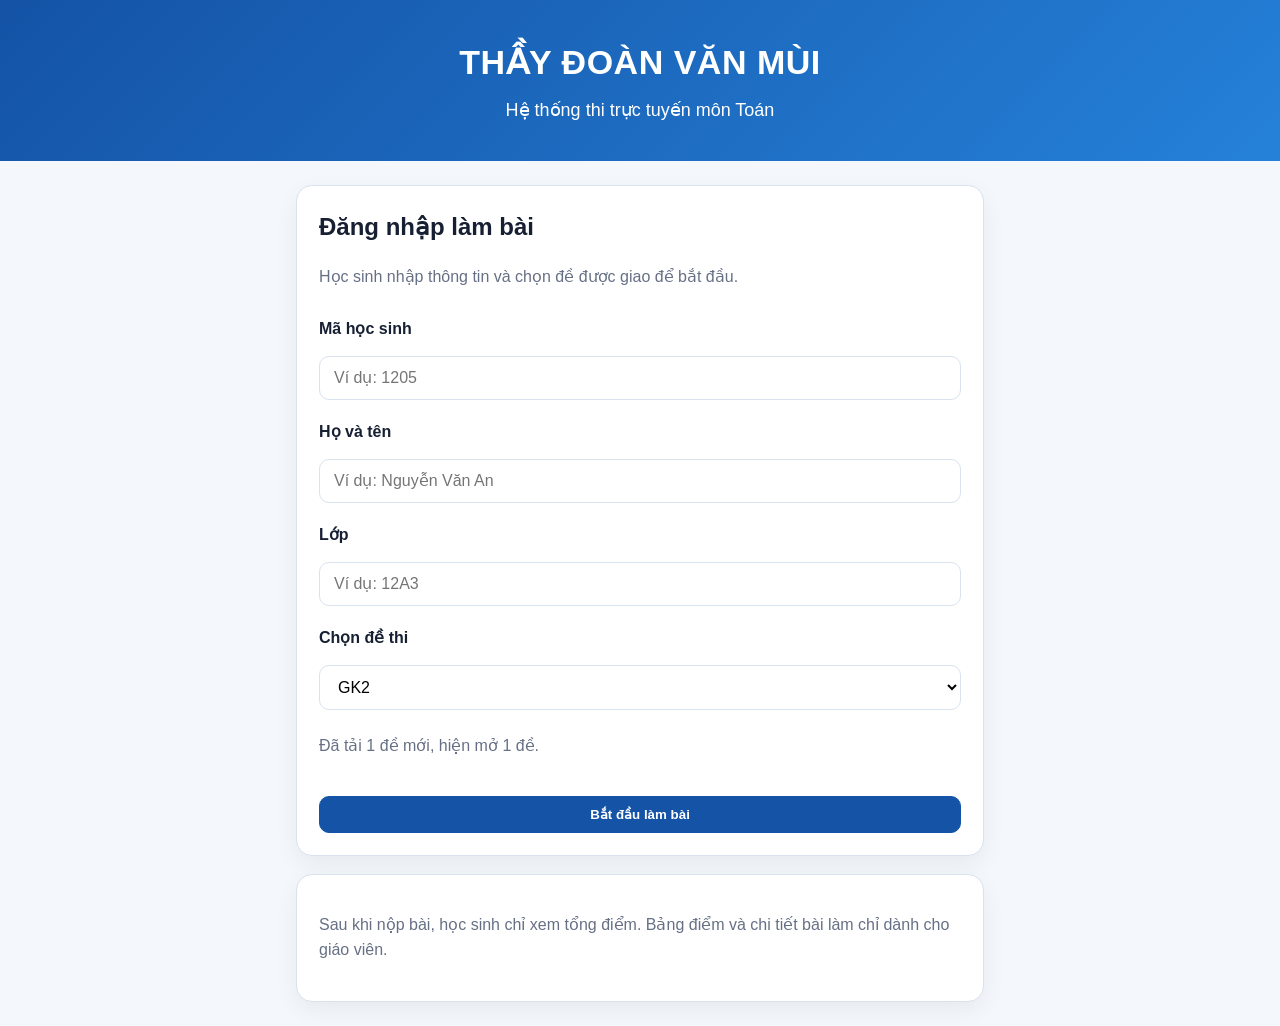
<file: index.html>
<!DOCTYPE html>
<html lang="vi">
<head>
  <meta charset="UTF-8" />
  <meta name="viewport" content="width=device-width, initial-scale=1.0" />
  <title>Thầy Đoàn Văn Mùi - Thi trực tuyến</title>
  <link rel="stylesheet" href="css/style.css?v=20260719160307" />
</head>
<body>
  <header class="site-header">
    <div>
      <h1>Thầy Đoàn Văn Mùi</h1>
      <p>Hệ thống thi trực tuyến môn Toán</p>
    </div>
  </header>

  <main class="container narrow">
    <section class="card">
      <h2>Đăng nhập làm bài</h2>
      <p class="muted">Học sinh nhập thông tin và chọn đề được giao để bắt đầu.</p>
      <form id="loginForm" class="form">
        <label for="studentId">Mã học sinh</label>
        <input id="studentId" name="studentId" type="text" placeholder="Ví dụ: 1205" required />

        <label for="studentName">Họ và tên</label>
        <input id="studentName" name="studentName" type="text" placeholder="Ví dụ: Nguyễn Văn An" required />

        <label for="className">Lớp</label>
        <input id="className" name="className" type="text" placeholder="Ví dụ: 12A3" required />

        <label for="examSelect">Chọn đề thi</label>
        <select id="examSelect" name="examSelect" required>
          <option value="DE_MAU">Đang tải danh sách đề...</option>
        </select>
        <input id="examId" name="examId" type="hidden" value="DE_MAU" />
        <p id="examLoadStatus" class="muted">Đang tải danh sách đề...</p>

        <button type="submit" class="btn primary">Bắt đầu làm bài</button>
      </form>
    </section>

    <section class="card">
      <p class="muted">Sau khi nộp bài, học sinh chỉ xem tổng điểm. Bảng điểm và chi tiết bài làm chỉ dành cho giáo viên.</p>
    </section>
  </main>

  <script src="js/login.js?v=20260719160307"></script>
</body>
</html>
</file>
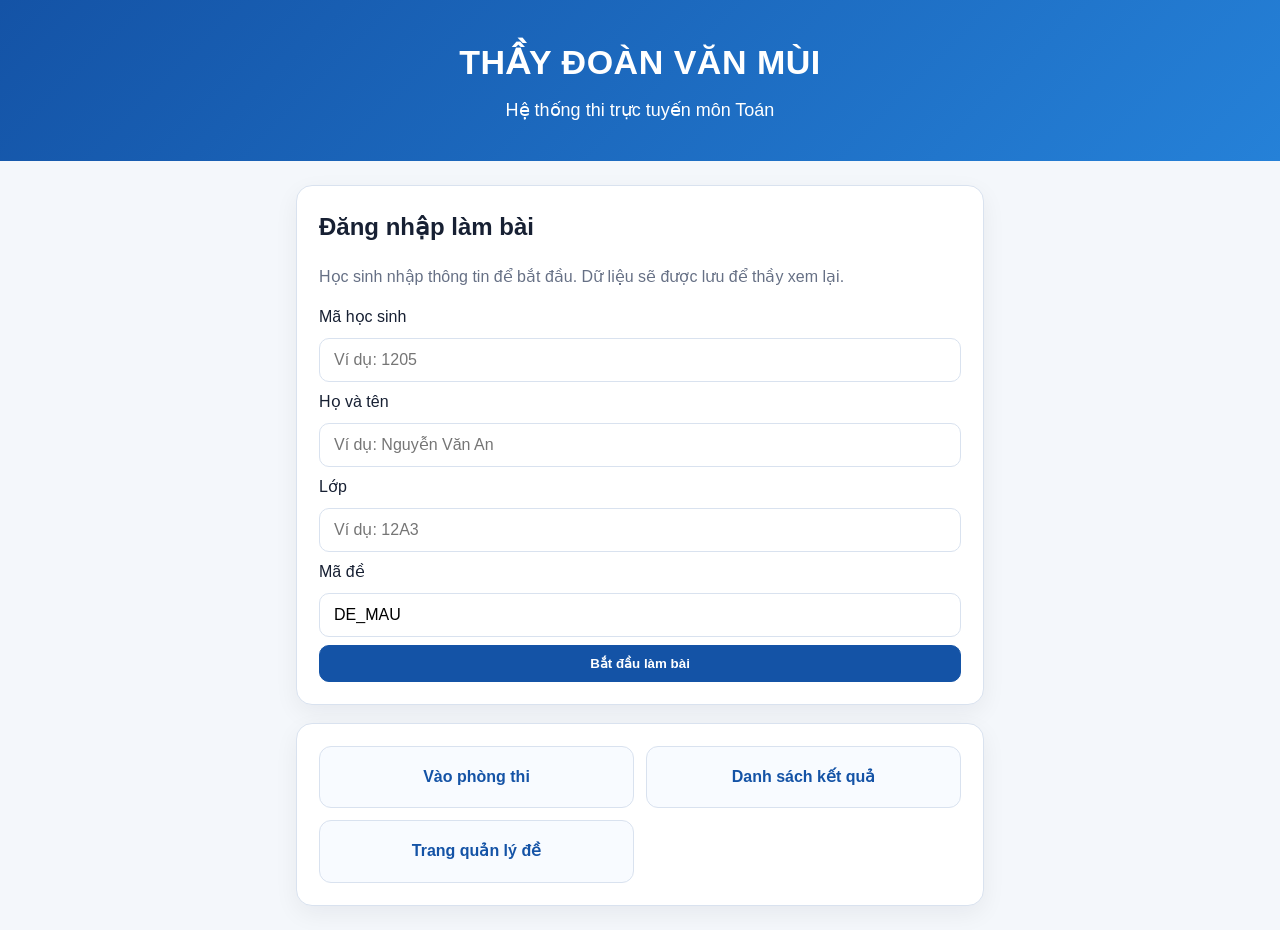
<file: math-exam-v5/index.html>
<!DOCTYPE html>
<html lang="vi">
<head>
  <meta charset="UTF-8" />
  <meta name="viewport" content="width=device-width, initial-scale=1.0" />
  <title>Thầy Đoàn Văn Mùi - Thi trực tuyến</title>
  <link rel="stylesheet" href="css/style.css" />
</head>
<body>
  <header class="site-header">
    <div>
      <h1>Thầy Đoàn Văn Mùi</h1>
      <p>Hệ thống thi trực tuyến môn Toán</p>
    </div>
  </header>

  <main class="container narrow">
    <section class="card">
      <h2>Đăng nhập làm bài</h2>
      <p class="muted">Học sinh nhập thông tin để bắt đầu. Dữ liệu sẽ được lưu để thầy xem lại.</p>
      <form id="loginForm" class="form">
        <label for="studentId">Mã học sinh</label>
        <input id="studentId" name="studentId" type="text" placeholder="Ví dụ: 1205" required />

        <label for="studentName">Họ và tên</label>
        <input id="studentName" name="studentName" type="text" placeholder="Ví dụ: Nguyễn Văn An" />

        <label for="className">Lớp</label>
        <input id="className" name="className" type="text" placeholder="Ví dụ: 12A3" required />

        <label for="examId">Mã đề</label>
        <input id="examId" name="examId" type="text" value="DE_MAU" />

        <button type="submit" class="btn primary">Bắt đầu làm bài</button>
      </form>
    </section>

    <section class="card grid2">
      <a class="link-card" href="exam.html">Vào phòng thi</a>
      <a class="link-card" href="results.html">Danh sách kết quả</a>
      <a class="link-card" href="admin.html">Trang quản lý đề</a>
    </section>
  </main>

  <script src="js/login.js"></script>
</body>
</html>
</file>
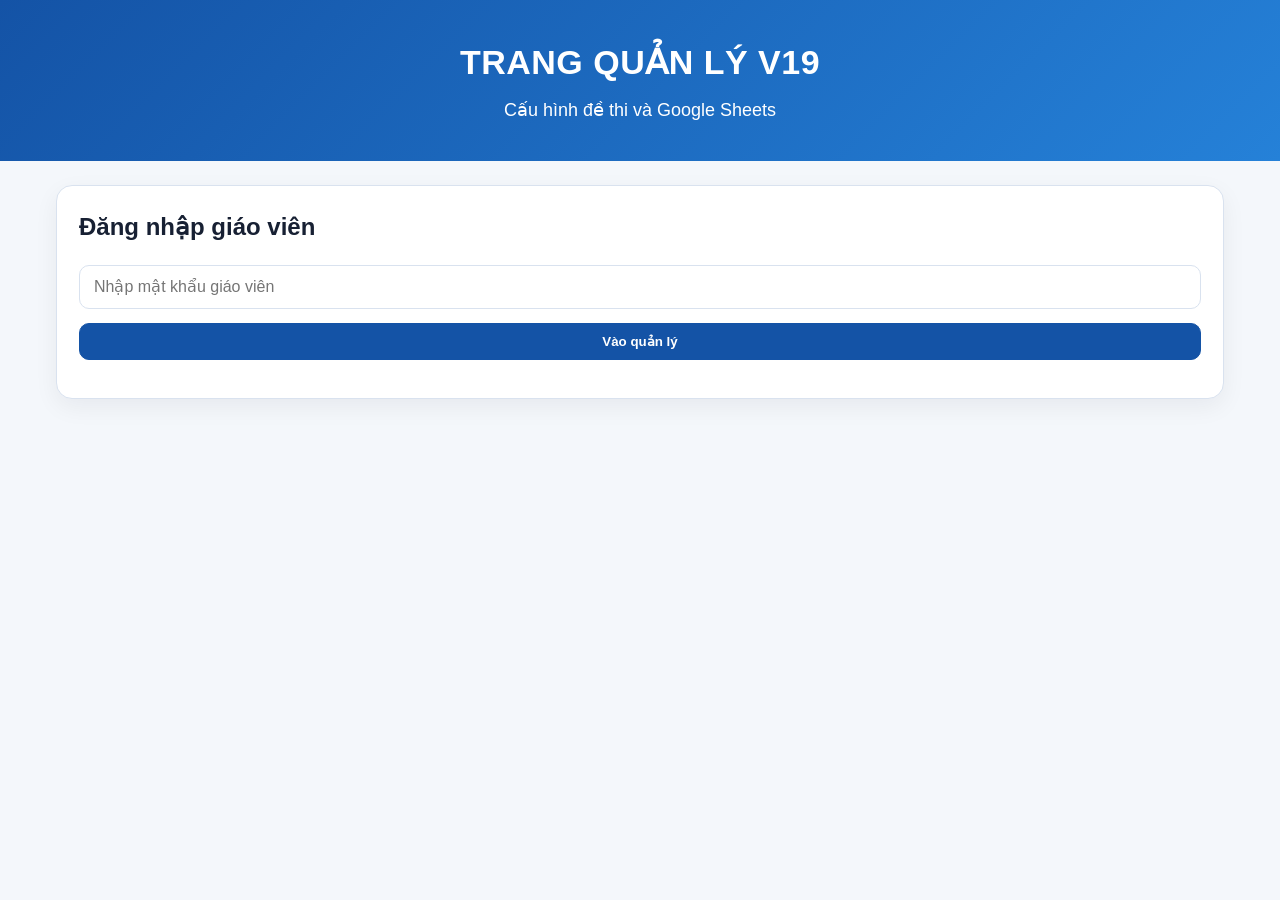
<file: admin.html>
<!DOCTYPE html>
<html lang="vi">
<head>
  <meta charset="UTF-8" />
  <meta name="viewport" content="width=device-width, initial-scale=1.0" />
  <title>Quản lý hệ thống thi</title>
  <link rel="stylesheet" href="css/style.css?v=20260719160307" />
</head>
<body>
  <header class="site-header"><div><h1>Trang quản lý V19</h1><p>Cấu hình đề thi và Google Sheets</p></div></header>
  <main class="container wide">
    <section class="card" id="loginBox">
      <h2>Đăng nhập giáo viên</h2>
      <input id="teacherPass" type="password" placeholder="Nhập mật khẩu giáo viên">
      <button class="btn primary" id="teacherLoginBtn">Vào quản lý</button>
      <p class="bad" id="teacherMsg"></p>
    </section>
    <div id="teacherPanel" style="display:none">
    <section class="card">
      <h2>1. Kiểm tra danh sách đề</h2>
      <p class="muted">Trang này đọc các đề đã sinh trong thư mục <code>exams/</code>.</p>
      <div class="toolbar">
        <button id="loadJsonBtn" class="btn primary">Đọc danh sách đề</button>
        <a href="teacher.html?v=20260719160307" class="btn">Trang giáo viên</a>
        <a href="results.html?v=20260719160307" class="btn">Dashboard kết quả</a>
      </div>
      <div id="adminSummary"></div>
      <pre id="jsonPreview" class="prebox"></pre>
    </section>

    <section class="card">
      <h2>2. Kết nối Google Sheets</h2>
      <p class="muted">Dán Web App URL của Apps Script vào đây để thử trên trình duyệt này. Muốn học sinh nộp bài lưu online trên mọi máy, thầy cần dán URL đó vào cấu hình V23 Stable rồi upload lại GitHub.</p>
      <label>Web App URL</label>
      <input id="apiUrlInput" placeholder="https://script.google.com/macros/s/....../exec" />
      <div class="toolbar">
        <button id="saveApiBtn" class="btn primary">Lưu URL trên máy này</button>
        <button id="testApiBtn" class="btn">Kiểm tra kết nối</button>
        <button id="clearApiBtn" class="btn danger">Xóa URL thử</button>
      </div>
      <div id="apiStatus" class="muted"></div>
    </section>

    <section class="card">
      <h2>3. Code Apps Script</h2>
      <p class="muted">File cần dán vào Google Apps Script nằm trong <code>apps_script/Code.gs</code>. Code này tạo sheet <code>KETQUA</code> và lưu toàn bộ bài làm học sinh.</p>
      <details><summary>Xem nhanh các cột sẽ lưu</summary>
        <pre class="prebox">Thời gian | Mã HS | Họ tên | Lớp | Mã đề | Tên đề | Điểm | Điểm TN | Điểm ĐS | Điểm TLN | Đúng/Tổng | Bài làm JSON | Chi tiết JSON</pre>
      </details>
    </section>
    </div>
  </main>
  <script src="js/runtime-config-v23.js?v=20260719160307"></script>
  <script src="js/api-v23-stable.js?v=20260719160307"></script>
  <script src="js/teacher.js?v=20260719160307"></script>
  <script src="js/admin.js?v=20260719160307"></script>
</body>
</html>
</file>
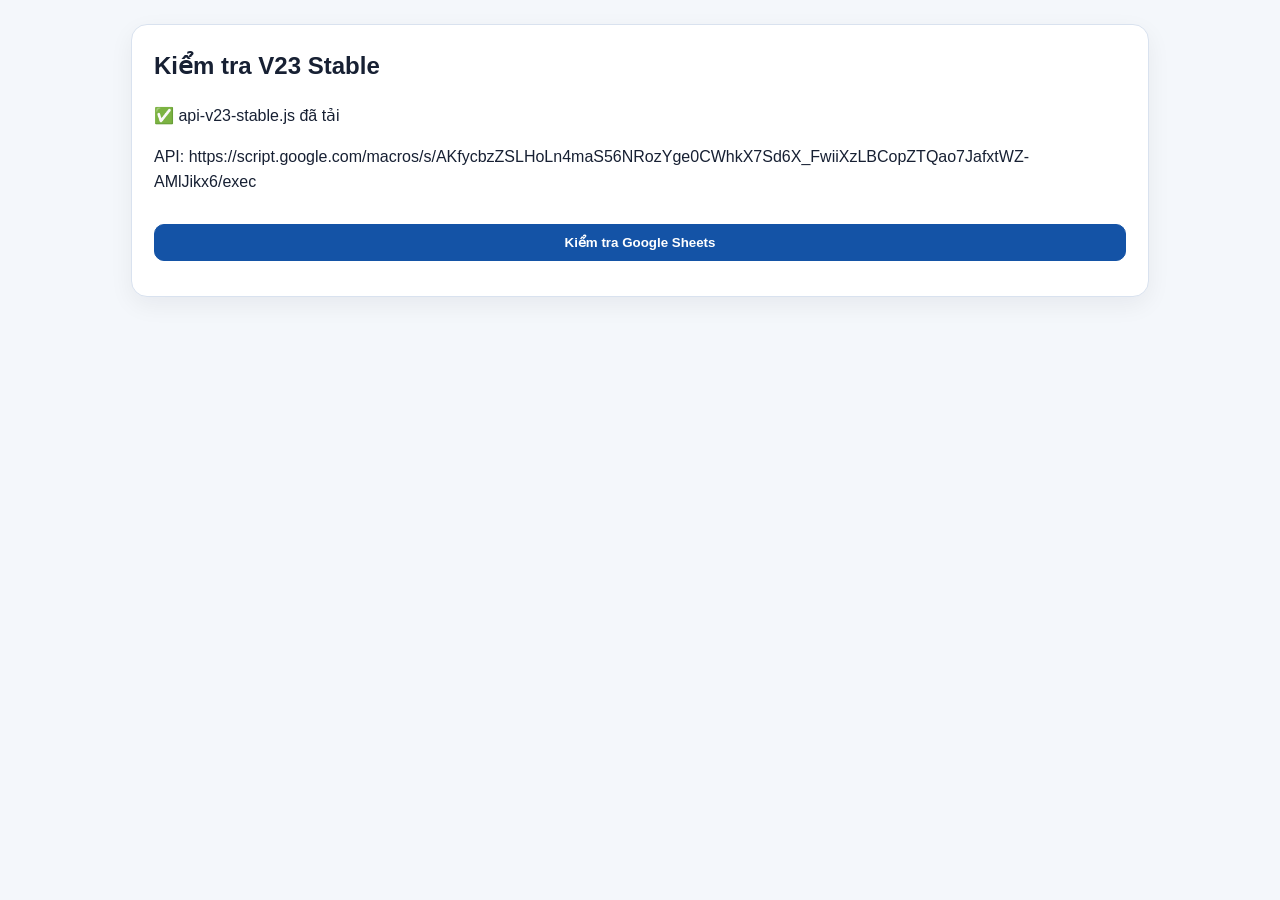
<file: kiemtra-api.html>
<!doctype html><html lang="vi"><head><meta charset="utf-8"><meta name="viewport" content="width=device-width,initial-scale=1"><title>Kiểm tra API V23 Stable</title><link rel="stylesheet" href="css/style.css?v=20260719160307"></head><body><main class="container"><section class="card"><h1>Kiểm tra V23 Stable</h1><p id="files">Đang kiểm tra tệp...</p><p id="url"></p><button class="btn primary" id="ping">Kiểm tra Google Sheets</button><pre id="out" style="white-space:pre-wrap"></pre></section></main><script src="js/runtime-config-v23.js?v=20260719160307"></script><script src="js/api-v23-stable.js?v=20260719160307"></script><script>const f=document.getElementById('files'),u=document.getElementById('url'),o=document.getElementById('out');f.textContent=(globalThis.V23_API_FILE_LOADED?'✅':'❌')+' api-v23-stable.js đã tải';u.textContent='API: '+getApiUrl();document.getElementById('ping').onclick=async()=>{o.textContent='Đang kiểm tra...';const r=await pingOnline();o.textContent=JSON.stringify(r,null,2)};</script></body></html>
</file>
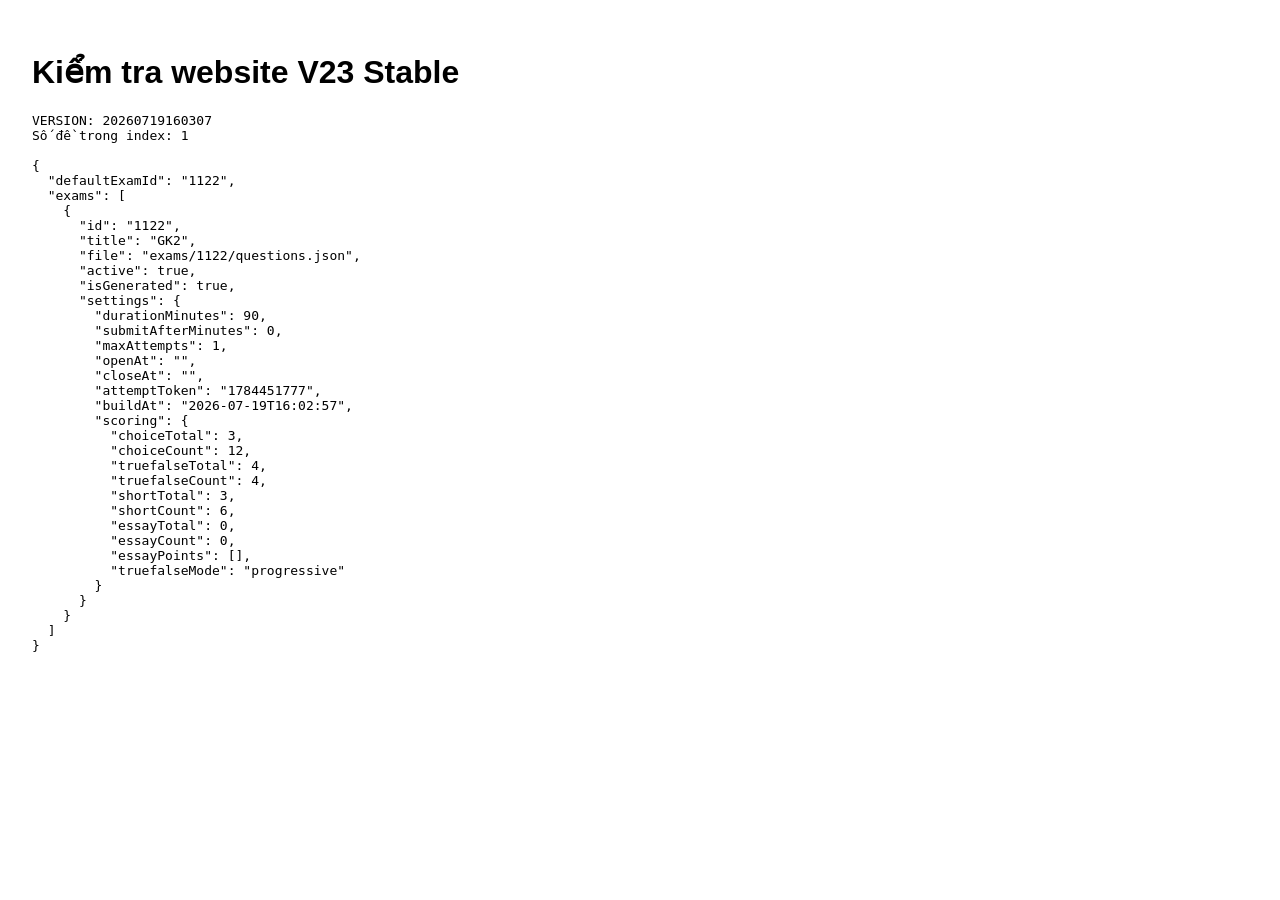
<file: kiemtra.html>
<!doctype html><meta charset='utf-8'><title>Kiểm tra V23 Stable</title>
<body style='font-family:Arial;padding:24px'><h1>Kiểm tra website V23 Stable</h1><pre id='out'>Đang kiểm tra...</pre>
<script>
(async()=>{
 const out=document.getElementById('out');
 try{
  const res=await fetch('exams/index.json?v=20260719160307',{cache:'no-store'});
  const data=await res.json();
  out.textContent='VERSION: 20260719160307\nSố đề trong index: '+((data.exams||[]).length)+'\n\n'+JSON.stringify(data,null,2);
 }catch(e){out.textContent='Lỗi: '+e;}
})();
</script></body>
</file>
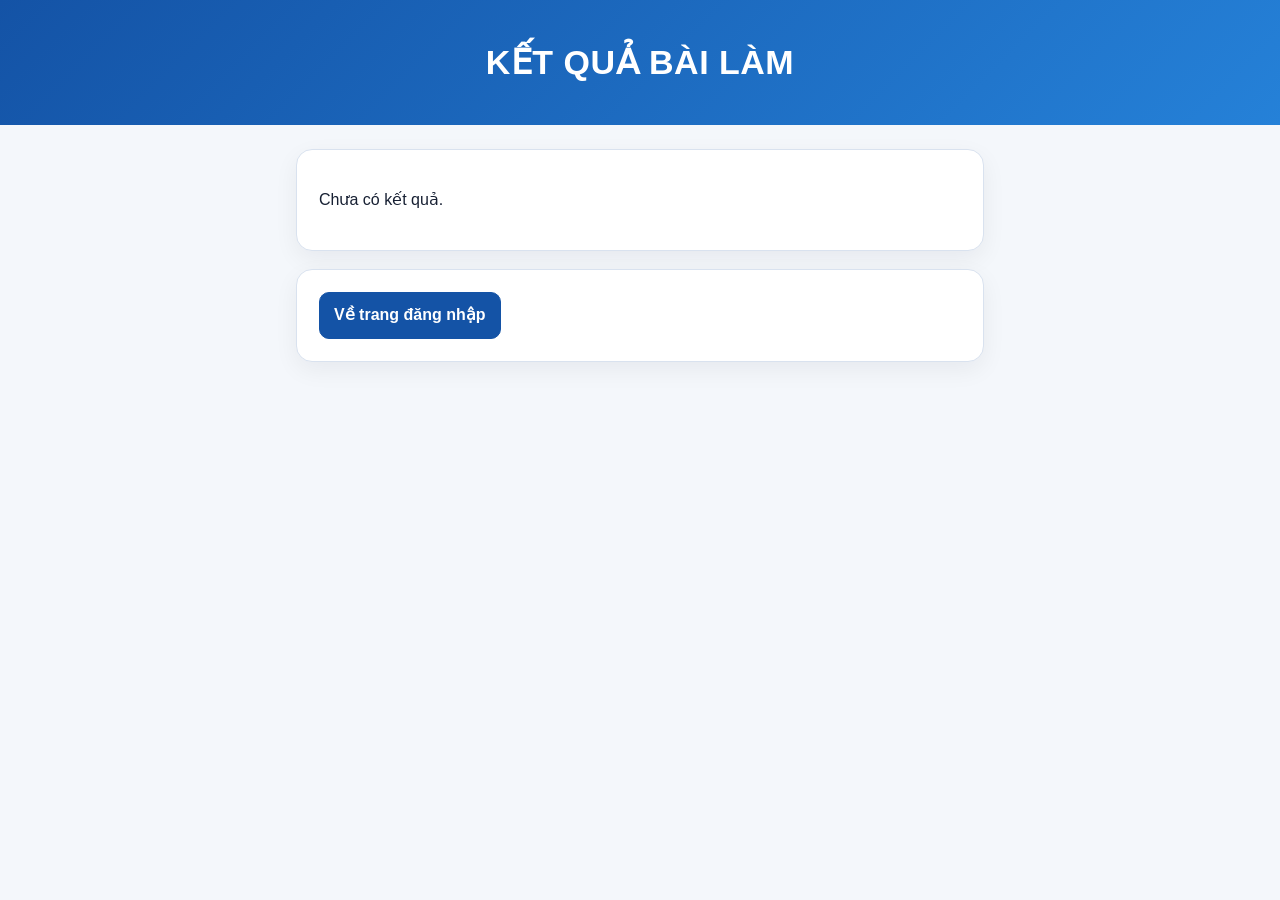
<file: result.html>
<!DOCTYPE html>
<html lang="vi">
<head>
  <meta charset="UTF-8" />
  <meta name="viewport" content="width=device-width, initial-scale=1.0" />
  <title>Kết quả</title>
  <link rel="stylesheet" href="css/style.css?v=20260719160307" />
</head>
<body>
  <header class="site-header"><h1>Kết quả bài làm</h1></header>
  <main class="container narrow">
    <section class="card" id="resultBox"></section>
    <section class="card">
      <a class="btn primary" href="index.html?v=20260719160307">Về trang đăng nhập</a>
    </section>
  </main>
  <script src="js/runtime-config-v23.js?v=20260719160307"></script>
  <script src="js/api-v23-stable.js?v=20260719160307"></script>
  <script src="js/result.js?v=20260719160307"></script>
</body>
</html>
</file>
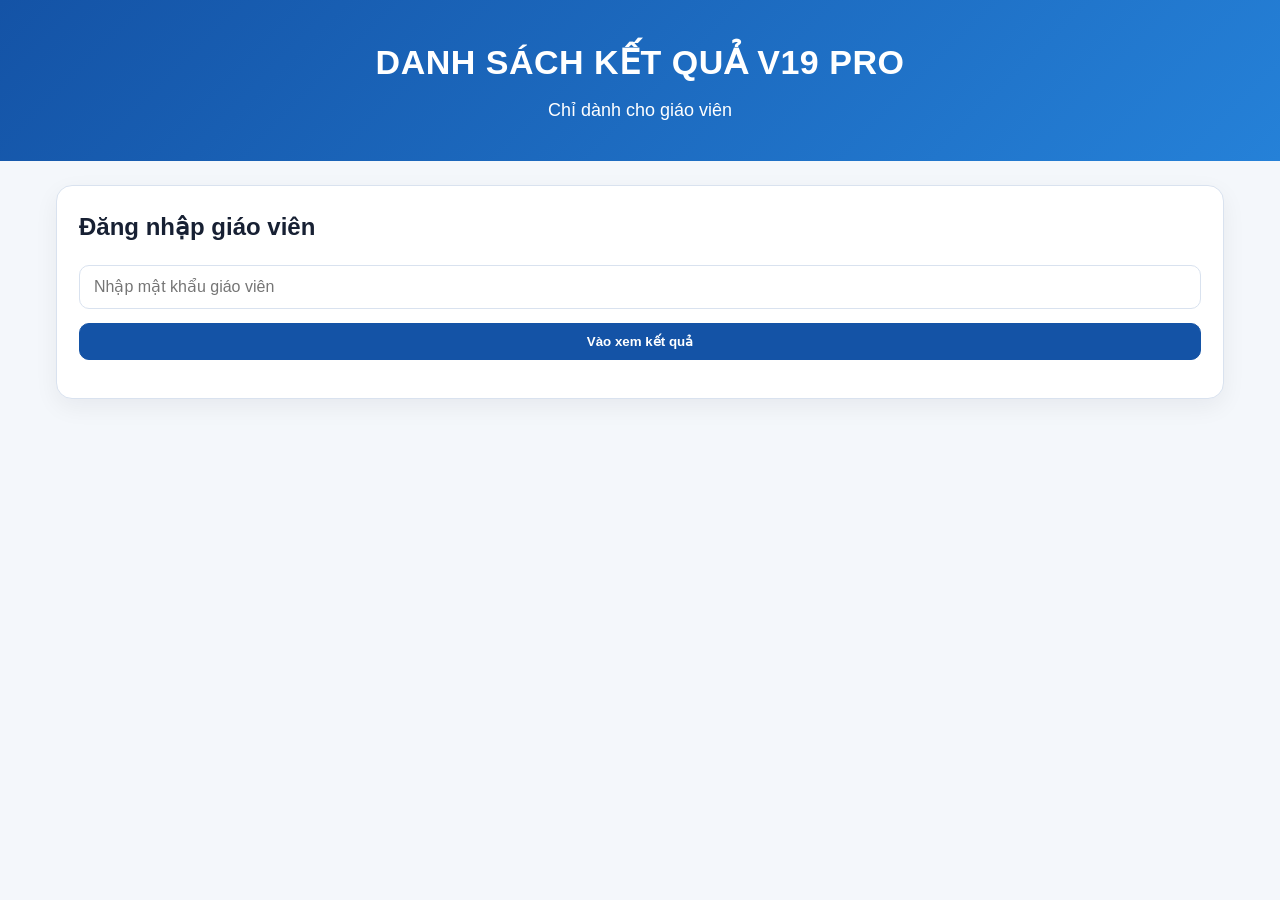
<file: results.html>
<!DOCTYPE html>
<html lang="vi">
<head>
  <meta charset="UTF-8" />
  <meta name="viewport" content="width=device-width, initial-scale=1.0" />
  <title>Danh sách kết quả</title>
  <link rel="stylesheet" href="css/style.css?v=20260719160307" />
</head>
<body>
  <header class="site-header"><div><h1>Danh sách kết quả V19 Pro</h1><p>Chỉ dành cho giáo viên</p></div></header>
  <main class="container wide">
    <section class="card" id="loginBox">
      <h2>Đăng nhập giáo viên</h2>
      <input id="teacherPass" type="password" placeholder="Nhập mật khẩu giáo viên">
      <button class="btn primary" id="teacherLoginBtn">Vào xem kết quả</button>
      <p class="bad" id="teacherMsg"></p>
    </section>
    <div id="teacherPanel" style="display:none">
    <section class="card">
      <div class="toolbar">
        <button class="btn" id="reloadBtn">Tải lại</button>
        <button class="btn" id="csvBtn">Tải CSV</button>
        <button class="btn" id="onlineBtn">Lấy từ Google Sheets</button>
        <label class="live-status"><input type="checkbox" id="autoRefresh" checked style="width:auto"> <span class="live-dot"></span> Tự cập nhật 15 giây</label>
        <button class="btn danger" id="deleteSelectedBtn">Xóa dòng đã chọn</button>
        <button class="btn danger" id="deleteFilteredBtn">Xóa theo bộ lọc</button>
        <button class="btn danger" id="clearBtn">Xóa toàn bộ</button>
        <a class="btn" href="teacher.html?v=20260719160307">Trang giáo viên</a>
      </div>
      <p class="muted" id="sourceNote"></p><p class="muted" id="lastRefresh"></p>
      <div class="filters">
        <label>Đề thi<select id="examFilter"><option value="">Tất cả đề</option></select></label>
        <label>Lớp<input id="classFilter" placeholder="Ví dụ: 12A3"></label>
        <label>Tìm học sinh<input id="studentFilter" placeholder="Mã hoặc họ tên"></label>
      </div>
    </section>
    <section class="card stat-grid" id="statsBox"></section>
    <section class="card"><h2>Phân bố mức điểm</h2><div id="scoreDistribution" class="pro-stat-bars"></div></section>
    <section class="card">
      <h2>Bảng điểm</h2>
      <div class="table-wrap"><table class="result-table" id="resultTable"><thead><tr>
        <th><input type="checkbox" id="checkAllRows" title="Chọn tất cả"></th><th>STT</th><th>Mã HS</th><th>Họ tên</th><th>Lớp</th><th>Đề</th><th>Điểm</th><th>TN</th><th>ĐS</th><th>TLN</th><th>Tự luận</th><th>Đúng</th><th>Nộp lúc</th><th>Chi tiết</th>
      </tr></thead><tbody></tbody></table></div>
    </section>
    <section class="card">
      <h2>Thống kê theo câu</h2>
      <p class="muted">Tính từ dữ liệu đang lọc. Với câu Đúng/Sai, cột đúng tính là đúng đủ 4 ý.</p>
      <div class="table-wrap"><table class="result-table" id="questionTable"><thead><tr><th>Câu</th><th>Dạng</th><th>Số HS đúng đủ</th><th>Tỉ lệ</th><th>Điểm TB</th></tr></thead><tbody></tbody></table></div>
    </section>
    </div>
  </main>
  <script src="js/runtime-config-v23.js?v=20260719160307"></script>
  <script src="js/api-v23-stable.js?v=20260719160307"></script>
  <script src="js/teacher.js?v=20260719160307"></script>
  <script src="js/results.js?v=20260719160307"></script>
</body>
</html>
</file>
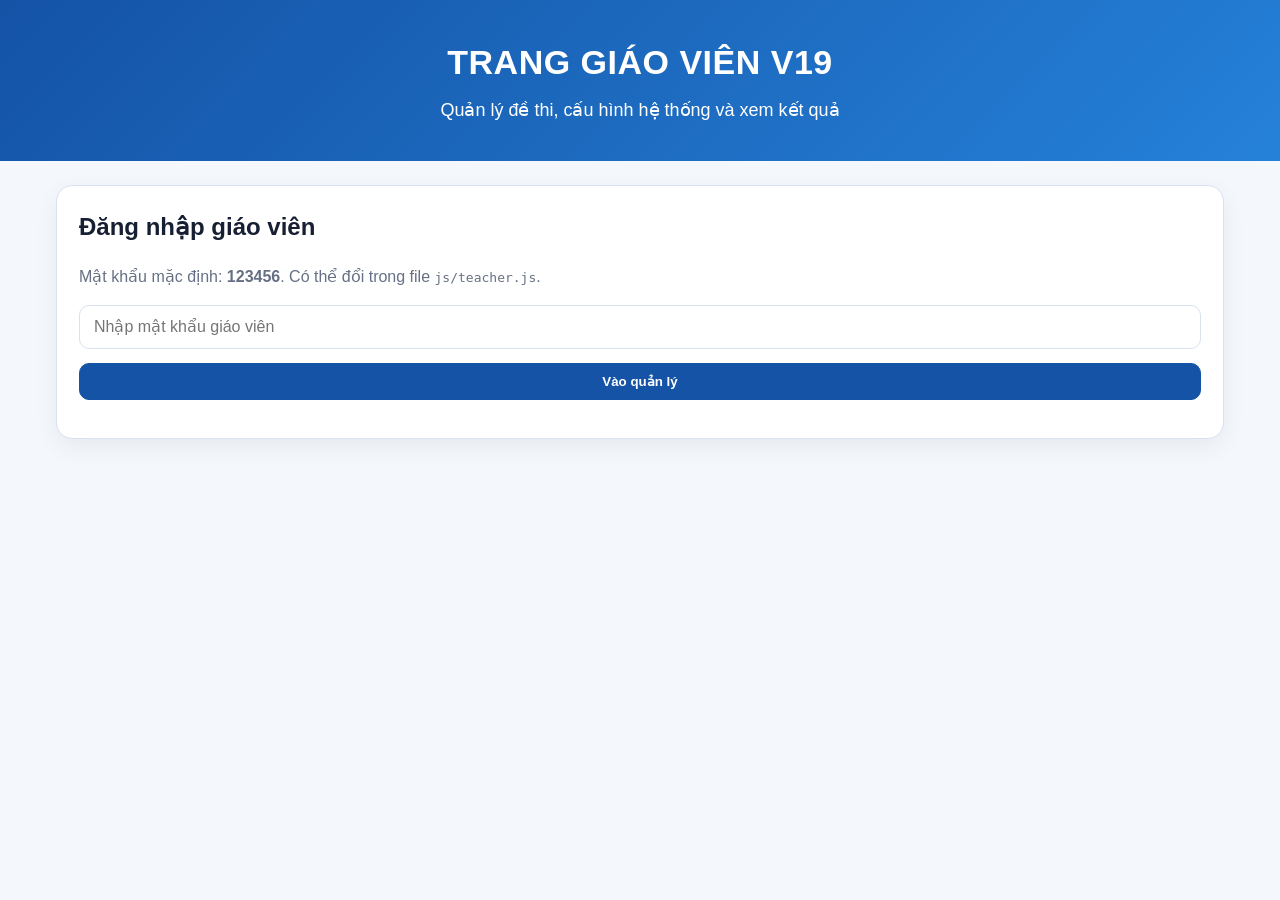
<file: teacher.html>
<!DOCTYPE html>
<html lang="vi">
<head><meta charset="UTF-8"><meta name="viewport" content="width=device-width, initial-scale=1.0"><title>Giáo viên quản lý</title><link rel="stylesheet" href="css/style.css?v=20260719160307"></head>
<body>
<header class="site-header"><div><h1>Trang giáo viên V19</h1><p>Quản lý đề thi, cấu hình hệ thống và xem kết quả</p></div></header>
<main class="container wide">
  <section class="card" id="loginBox">
    <h2>Đăng nhập giáo viên</h2>
    <p class="muted">Mật khẩu mặc định: <b>123456</b>. Có thể đổi trong file <code>js/teacher.js</code>.</p>
    <input id="teacherPass" type="password" placeholder="Nhập mật khẩu giáo viên">
    <button class="btn primary" id="teacherLoginBtn">Vào quản lý</button>
    <p class="bad" id="teacherMsg"></p>
  </section>
  <section class="card" id="teacherPanel" style="display:none">
    <h2>Bảng điều khiển giáo viên</h2>
    <div class="grid2">
      <a class="link-card" href="admin.html?v=20260719160307">Cấu hình đề và Google Sheets</a>
      <a class="link-card" href="results.html?v=20260719160307">Danh sách lớp và kết quả</a>
      <a class="link-card" href="index.html?v=20260719160307">Trang học sinh</a>
      <a class="link-card" href="exams/index.json?v=20260719160307">Xem danh sách đề JSON</a>
    </div>
    <hr>
    <h3>Tạo và giao đề mới trên máy giáo viên</h3>
    <p class="muted">GitHub Pages là web tĩnh nên phần đọc file TEX, render TikZ/tabular/array chạy bằng công cụ giáo viên trên máy thầy.</p>
    <pre class="prebox">cd D:\A-tao-web\math-exam-v15
python teacher_manager.py</pre>
    <p>Sau đó mở <b>http://localhost:8123</b>, chọn file TEX hoặc dán code LaTeX, cấu hình điểm và bấm <b>Lưu bài và giao bài</b>.</p>
  </section>
</main>
<script src="js/teacher.js?v=20260719160307"></script>
</body></html>
</file>
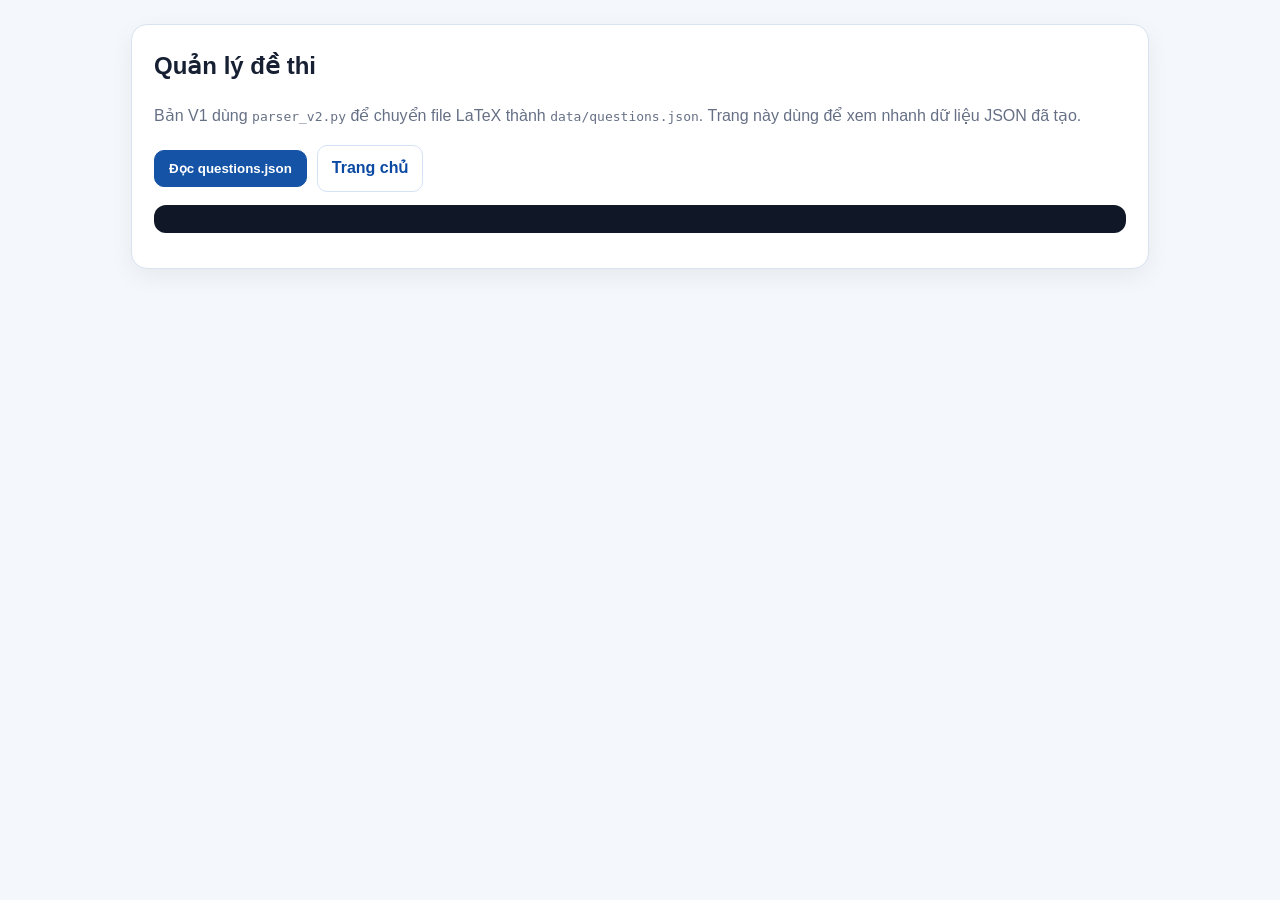
<file: math-exam-v5/admin.html>
<!DOCTYPE html>
<html lang="vi">
<head>
  <meta charset="UTF-8" />
  <meta name="viewport" content="width=device-width, initial-scale=1.0" />
  <title>Quản lý đề thi</title>
  <link rel="stylesheet" href="css/style.css" />
</head>
<body>
  <main class="container">
    <section class="card">
      <h1>Quản lý đề thi</h1>
      <p class="muted">Bản V1 dùng <code>parser_v2.py</code> để chuyển file LaTeX thành <code>data/questions.json</code>. Trang này dùng để xem nhanh dữ liệu JSON đã tạo.</p>
      <div class="toolbar">
        <button id="loadJsonBtn" class="btn primary">Đọc questions.json</button>
        <a href="index.html" class="btn">Trang chủ</a>
      </div>
      <div id="adminSummary"></div>
      <pre id="jsonPreview" class="prebox"></pre>
    </section>
  </main>
  <script src="js/admin.js"></script>
</body>
</html>
</file>
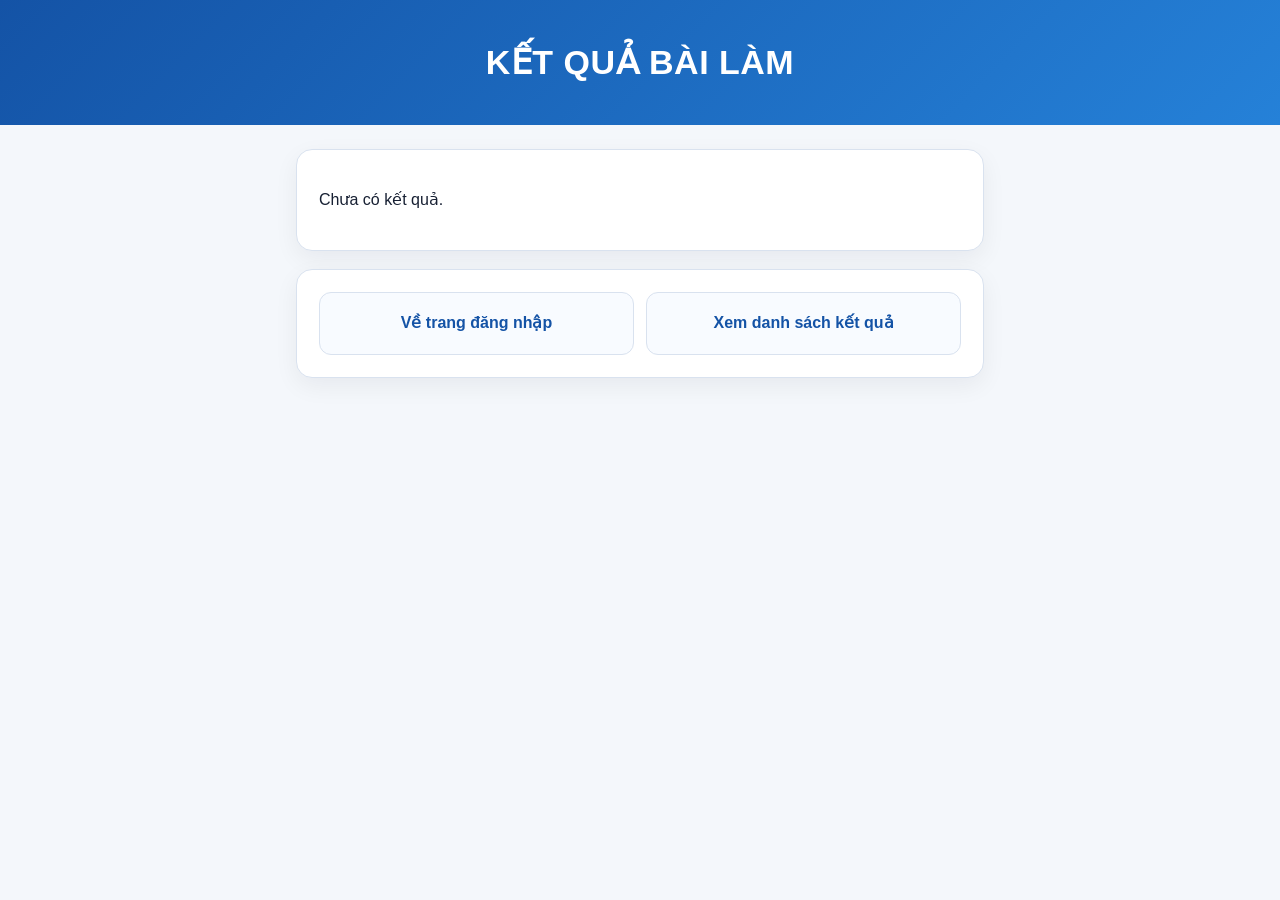
<file: math-exam-v5/result.html>
<!DOCTYPE html>
<html lang="vi">
<head>
  <meta charset="UTF-8" />
  <meta name="viewport" content="width=device-width, initial-scale=1.0" />
  <title>Kết quả</title>
  <link rel="stylesheet" href="css/style.css" />
</head>
<body>
  <header class="site-header"><h1>Kết quả bài làm</h1></header>
  <main class="container narrow">
    <section class="card" id="resultBox"></section>
    <section class="card grid2">
      <a class="link-card" href="index.html">Về trang đăng nhập</a>
      <a class="link-card" href="results.html">Xem danh sách kết quả</a>
    </section>
  </main>
  <script src="js/result.js"></script>
</body>
</html>
</file>
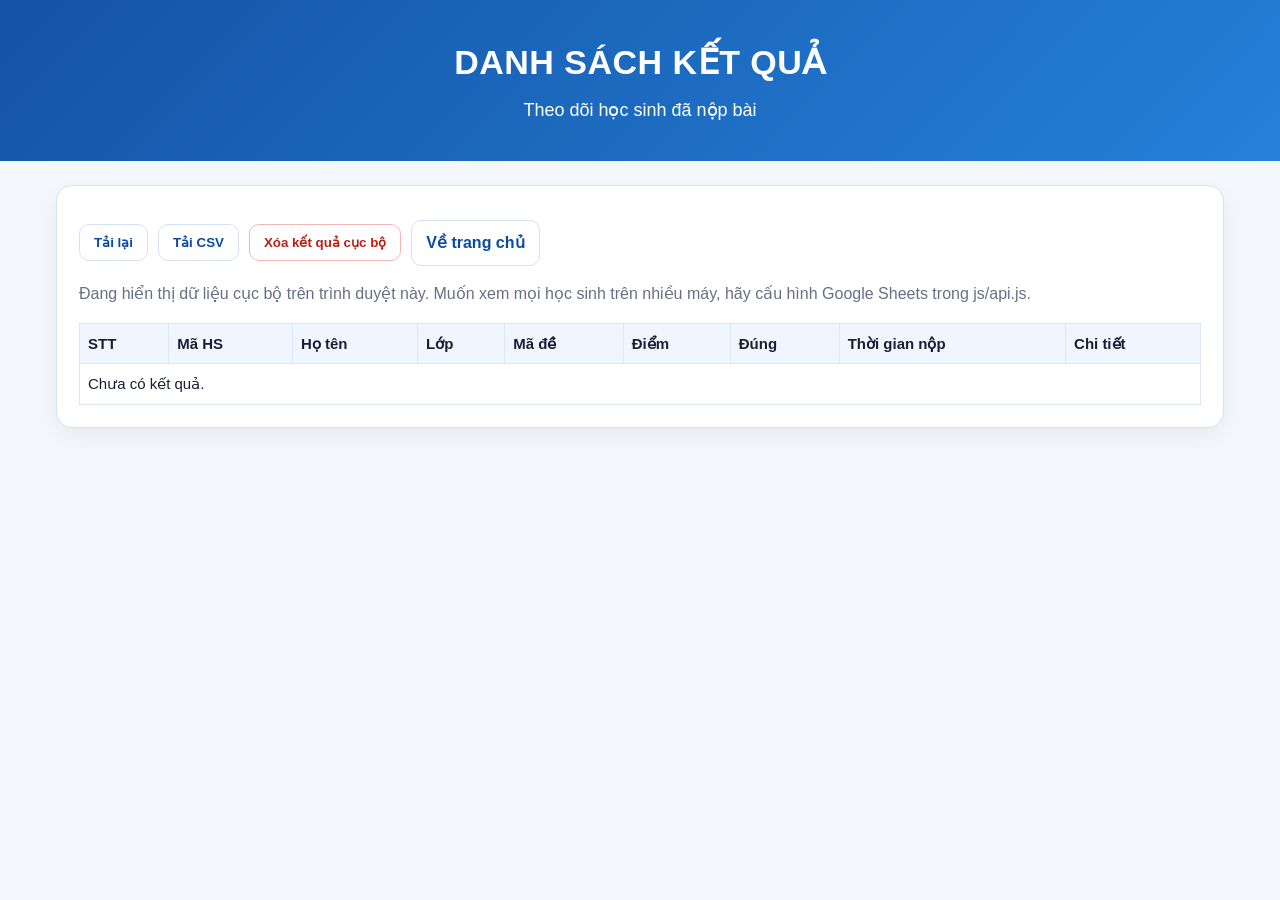
<file: math-exam-v5/results.html>
<!DOCTYPE html>
<html lang="vi">
<head>
  <meta charset="UTF-8" />
  <meta name="viewport" content="width=device-width, initial-scale=1.0" />
  <title>Danh sách kết quả</title>
  <link rel="stylesheet" href="css/style.css" />
</head>
<body>
  <header class="site-header">
    <div>
      <h1>Danh sách kết quả</h1>
      <p>Theo dõi học sinh đã nộp bài</p>
    </div>
  </header>
  <main class="container wide">
    <section class="card">
      <div class="toolbar">
        <button class="btn" id="reloadBtn">Tải lại</button>
        <button class="btn" id="csvBtn">Tải CSV</button>
        <button class="btn danger" id="clearBtn">Xóa kết quả cục bộ</button>
        <a class="btn" href="index.html">Về trang chủ</a>
      </div>
      <p class="muted" id="sourceNote"></p>
      <div class="table-wrap">
        <table class="result-table" id="resultTable">
          <thead>
            <tr>
              <th>STT</th>
              <th>Mã HS</th>
              <th>Họ tên</th>
              <th>Lớp</th>
              <th>Mã đề</th>
              <th>Điểm</th>
              <th>Đúng</th>
              <th>Thời gian nộp</th>
              <th>Chi tiết</th>
            </tr>
          </thead>
          <tbody></tbody>
        </table>
      </div>
    </section>
  </main>
  <script src="js/api.js"></script>
  <script src="js/results.js"></script>
</body>
</html>
</file>
<file: css/style.css>
:root{
  --primary:#1453a6;
  --primary-dark:#0c3770;
  --bg:#f4f7fb;
  --card:#ffffff;
  --text:#172033;
  --muted:#667085;
  --border:#d9e2ef;
  --danger:#b42318;
  --ok:#067647;
}
*{box-sizing:border-box}
body{margin:0;font-family:Arial,"Helvetica Neue",sans-serif;background:var(--bg);color:var(--text);line-height:1.55}
.site-header{background:linear-gradient(135deg,var(--primary),#2581d8);color:#fff;padding:36px 20px;text-align:center}
.site-header h1{margin:0;font-size:34px;text-transform:uppercase;letter-spacing:.5px}.site-header p{margin:8px 0 0;font-size:18px}
.container{max-width:1050px;margin:24px auto;padding:0 16px}.narrow{max-width:720px}.card{background:var(--card);border:1px solid var(--border);border-radius:16px;padding:22px;margin-bottom:18px;box-shadow:0 8px 24px rgba(16,24,40,.06)}
h1,h2,h3{margin-top:0}.muted{color:var(--muted)}.form{display:flex;flex-direction:column;gap:8px}.form input{padding:12px 14px;border:1px solid var(--border);border-radius:10px;font-size:16px}.btn{display:inline-block;border:1px solid var(--border);background:#fff;color:var(--text);padding:10px 16px;border-radius:10px;text-decoration:none;cursor:pointer;font-weight:600}.btn.primary{background:var(--primary);border-color:var(--primary);color:#fff}.btn:hover{filter:brightness(.98)}
.grid2{display:grid;grid-template-columns:1fr 1fr;gap:12px}.link-card{display:block;padding:18px;border:1px solid var(--border);border-radius:12px;text-decoration:none;color:var(--primary);font-weight:700;background:#f8fbff;text-align:center}.exam-topbar{position:sticky;top:0;z-index:10;background:#fff;border-bottom:1px solid var(--border);display:flex;justify-content:space-between;gap:12px;align-items:center;padding:12px 18px;box-shadow:0 4px 12px rgba(16,24,40,.06)}.timer{font-size:22px;font-weight:800;color:var(--danger)}.toolbar{display:flex;gap:10px;flex-wrap:wrap;margin-top:12px}.question-card{background:#fff;border:1px solid var(--border);border-radius:16px;margin:18px 0;padding:20px}.question-head{display:flex;justify-content:space-between;gap:12px;align-items:center;border-bottom:1px solid var(--border);padding-bottom:8px;margin-bottom:14px}.badge{font-size:13px;padding:4px 8px;border-radius:999px;background:#eef4ff;color:var(--primary);font-weight:700}.latex-content{white-space:pre-wrap}.option,.tf-row{border:1px solid var(--border);border-radius:12px;padding:10px 12px;margin:8px 0;background:#fbfdff}
.option{display:flex;align-items:center;gap:10px;cursor:pointer;min-height:48px}
.option input[type="radio"]{flex:0 0 auto;margin:0;align-self:center;width:18px;height:18px}
.option span{display:block;flex:1;min-width:0;line-height:1.55}
.tf-row{display:block}.tf-row input{margin-right:8px;vertical-align:middle}.short-input{width:100%;max-width:360px;padding:12px;border:1px solid var(--border);border-radius:10px;font-size:16px}.visual-warning{border-left:4px solid #f79009;background:#fffaeb;padding:10px 12px;border-radius:8px;color:#7a4a00;margin:12px 0}.prebox{white-space:pre-wrap;overflow:auto;background:#101828;color:#ecfdf3;border-radius:12px;padding:14px;max-height:420px}.result-card .score{font-size:42px;font-weight:900;color:var(--primary);margin:12px 0}.ok{color:var(--ok)}.bad{color:var(--danger)}
@media(max-width:700px){.grid2{grid-template-columns:1fr}.exam-topbar{align-items:flex-start;flex-direction:column}.site-header h1{font-size:26px}}

/* V4 results */
.container.wide{max-width:1200px;}
.toolbar{display:flex; gap:10px; flex-wrap:wrap; align-items:center; margin-bottom:12px;}
.btn{display:inline-block; border:1px solid #d5e1f5; background:#fff; color:#0b4aa2; padding:10px 14px; border-radius:10px; text-decoration:none; font-weight:600; cursor:pointer;}
.btn.danger{color:#b42318; border-color:#f3b7b7;}
.table-wrap{overflow:auto;}
.result-table{width:100%; border-collapse:collapse; font-size:15px;}
.result-table th,.result-table td{border:1px solid #dbe6f7; padding:8px; vertical-align:top;}
.result-table th{background:#eff6ff; text-align:left;}
.prebox.small{max-height:260px; overflow:auto; font-size:12px;}

/* V6 multi-exam helpers */
.hero{background:linear-gradient(135deg,var(--primary),#2581d8);color:#fff;padding:34px 20px;text-align:center}
.hero h1{margin:0;font-size:34px;text-transform:uppercase;letter-spacing:.5px}.hero p{margin:8px 0 0;font-size:18px}
input,.input-select,select{width:100%;padding:12px 14px;border:1px solid var(--border);border-radius:10px;font-size:16px;background:#fff}
form label{display:block;margin-top:12px;margin-bottom:6px;font-weight:600}
button{display:inline-block;border:1px solid var(--primary);background:var(--primary);color:#fff;padding:12px 16px;border-radius:10px;text-decoration:none;cursor:pointer;font-weight:700;width:100%;margin-top:14px}
button.secondary{background:#fff;color:var(--danger);border-color:#f3b7b7;width:auto;margin-top:0}
.biglink{display:block;padding:18px;border:1px solid var(--border);border-radius:12px;text-decoration:none;color:var(--primary);font-weight:700;background:#f8fbff;text-align:center}.biglink.small{padding:10px 12px}
.question-image{max-width:100%;height:auto;display:block;margin:12px auto}
.results-table{width:100%;border-collapse:collapse;font-size:14px}.results-table th,.results-table td{border:1px solid #dbe6f7;padding:8px}.results-table th{background:#eff6ff;text-align:left}

/* V7 dashboard */
.filters{display:grid;grid-template-columns:repeat(3,1fr);gap:12px;margin-top:12px}.filters label{font-weight:700}.stat-grid{display:grid;grid-template-columns:repeat(5,1fr);gap:12px}.stat{background:#f8fbff;border:1px solid var(--border);border-radius:14px;padding:16px;text-align:center}.stat b{display:block;font-size:28px;color:var(--primary)}.stat span{color:var(--muted)}.detail-list{font-size:13px;max-height:240px;overflow:auto}.result-table details summary{cursor:pointer;color:var(--primary);font-weight:700}
@media(max-width:800px){.filters,.stat-grid{grid-template-columns:1fr}.result-table{font-size:12px}}
.essay-upload{margin-top:12px;padding:12px;background:#f7fbff;border:1px dashed #b9cbe8;border-radius:10px}
.essay-images{display:flex;gap:8px;flex-wrap:wrap;align-items:flex-start;margin-top:6px}
/* V15: nút chụp ảnh tự luận */
.essay-photo-actions{display:flex;gap:8px;flex-wrap:wrap;margin:8px 0}
.essay-hidden-file{display:none}
.essay-preview{margin-top:8px;line-height:1.5}

/* ==========================================================
   V19 - Căn giữa điều khiển trắc nghiệm và Đúng/Sai
   ========================================================== */
.option{
  display:grid;
  grid-template-columns:24px minmax(0,1fr);
  align-items:center;
  column-gap:12px;
  min-height:56px;
  padding:12px 14px;
}
.option input[type="radio"]{
  appearance:auto;
  width:20px;
  height:20px;
  margin:0;
  align-self:center;
  justify-self:center;
  vertical-align:middle;
  transform:none;
}
.option span{
  align-self:center;
  line-height:1.55;
  padding:0;
}
.tf-row{
  display:grid;
  grid-template-columns:minmax(0,1fr) auto auto;
  align-items:center;
  gap:12px;
  min-height:62px;
  padding:12px 14px;
}
.tf-row > div{
  align-self:center;
  line-height:1.55;
}
.tf-row label{
  display:inline-flex;
  align-items:center;
  justify-content:center;
  gap:7px;
  min-height:40px;
  margin:0;
  padding:6px 10px;
  border:1px solid #d9e2ef;
  border-radius:10px;
  background:#fff;
  cursor:pointer;
  white-space:nowrap;
  line-height:1;
}
.tf-row input[type="radio"]{
  width:20px;
  height:20px;
  margin:0;
  vertical-align:middle;
  flex:0 0 auto;
  transform:none;
}
.option:hover,.tf-row label:hover{background:#eef6ff;border-color:#9fc2ee}
.option:has(input:checked),.tf-row label:has(input:checked){background:#e8f2ff;border-color:#4b8bd4}
.live-status{display:inline-flex;align-items:center;gap:7px;color:var(--muted);font-size:14px}
.live-dot{width:9px;height:9px;border-radius:50%;background:#12b76a;display:inline-block}
@media(max-width:700px){
  .option{grid-template-columns:24px minmax(0,1fr);min-height:58px;padding:12px}
  .tf-row{grid-template-columns:minmax(0,1fr) 1fr 1fr;gap:8px}
  .tf-row > div{grid-column:1/-1}
  .tf-row label{width:100%;min-height:44px}
}


/* ==========================================================
   V19 PRO - căn giữa tuyệt đối radio + giao diện làm bài
   ========================================================== */
.option,
.tf-row label{
  box-sizing:border-box;
}
.option{
  display:grid !important;
  grid-template-columns:24px minmax(0,1fr) !important;
  align-items:center !important;
  gap:12px !important;
}
.option input[type="radio"],
.tf-row input[type="radio"]{
  -webkit-appearance:none !important;
  appearance:none !important;
  width:20px !important;
  height:20px !important;
  min-width:20px !important;
  min-height:20px !important;
  margin:0 !important;
  padding:0 !important;
  border:2px solid #7b8ba1 !important;
  border-radius:50% !important;
  background:#fff !important;
  display:grid !important;
  place-content:center !important;
  align-self:center !important;
  justify-self:center !important;
  vertical-align:middle !important;
  position:relative !important;
  top:0 !important;
  transform:none !important;
  box-shadow:none !important;
}
.option input[type="radio"]::before,
.tf-row input[type="radio"]::before{
  content:"";
  width:10px;
  height:10px;
  border-radius:50%;
  background:var(--primary);
  transform:scale(0);
  transition:transform .12s ease-in-out;
}
.option input[type="radio"]:checked::before,
.tf-row input[type="radio"]:checked::before{transform:scale(1)}
.option span{
  display:flex !important;
  align-items:center !important;
  min-height:28px !important;
  line-height:1.55 !important;
}
.tf-row{
  align-items:center !important;
}
.tf-row label{
  display:grid !important;
  grid-template-columns:22px auto !important;
  align-items:center !important;
  justify-content:center !important;
  column-gap:8px !important;
  line-height:1.2 !important;
}
.tf-row label > *{align-self:center !important}

.exam-progress-card{position:sticky;top:61px;z-index:9;padding:12px 16px;margin-top:12px}
.exam-progress-line{height:10px;border-radius:999px;background:#e8eef6;overflow:hidden}
.exam-progress-fill{height:100%;width:0;background:var(--primary);transition:width .2s ease}
.exam-progress-meta{display:flex;justify-content:space-between;gap:10px;margin-top:8px;font-size:14px;color:var(--muted)}
.question-nav{display:flex;flex-wrap:wrap;gap:7px;margin-top:10px}
.question-nav button{width:38px;height:38px;border-radius:10px;border:1px solid var(--border);background:#f7f9fc;cursor:pointer;font-weight:700}
.question-nav button.answered{background:#e8f7ee;border-color:#6dc58a;color:#137a3d}
.question-nav button.current{outline:2px solid var(--primary);outline-offset:1px}
.question-nav button.review{background:#fff3e0;border-color:#f5a623;color:#8a4d00}
.question-card{scroll-margin-top:190px}
.review-toggle{margin-left:auto;font-size:13px;display:inline-flex;align-items:center;gap:6px;cursor:pointer;color:#8a4d00}
.review-toggle input{width:17px;height:17px}

.pro-stat-bars{display:grid;gap:10px;margin-top:12px}
.pro-stat-row{display:grid;grid-template-columns:90px 1fr 56px;gap:10px;align-items:center}
.pro-stat-track{height:12px;background:#e9eef5;border-radius:999px;overflow:hidden}
.pro-stat-fill{height:100%;background:var(--primary);border-radius:999px}
@media(max-width:700px){
  .exam-progress-card{top:57px;padding:10px 12px}
  .question-nav button{width:34px;height:34px}
  .tf-row label{grid-template-columns:22px auto !important;min-height:48px !important}
}


/* ==========================================================
   V20 PRO - radio căn giữa tuyệt đối trên desktop và mobile
   ========================================================== */
.option{
  display:flex !important;
  align-items:center !important;
  gap:12px !important;
  min-height:54px !important;
}
.option > span{
  display:flex !important;
  align-items:center !important;
  min-height:26px !important;
  line-height:1.5 !important;
}
.option input[type="radio"],
.tf-row input[type="radio"]{
  -webkit-appearance:none !important;
  appearance:none !important;
  box-sizing:border-box !important;
  flex:0 0 20px !important;
  width:20px !important;
  height:20px !important;
  min-width:20px !important;
  min-height:20px !important;
  margin:0 !important;
  padding:0 !important;
  position:static !important;
  inset:auto !important;
  translate:none !important;
  transform:none !important;
  vertical-align:middle !important;
  align-self:center !important;
}
.tf-row label{
  display:inline-flex !important;
  align-items:center !important;
  justify-content:center !important;
  gap:8px !important;
  min-height:46px !important;
  padding:8px 12px !important;
  line-height:1 !important;
}
.tf-choice-text{
  display:inline-flex !important;
  align-items:center !important;
  height:20px !important;
  line-height:20px !important;
  margin:0 !important;
  padding:0 !important;
}
@media(max-width:700px){
  .option{min-height:58px !important;padding:12px !important}
  .tf-row label{min-height:48px !important}
}

/* V21 Pro: căn giữa tuyệt đối nút radio trắc nghiệm và Đúng/Sai */
.option {
  display: grid !important;
  grid-template-columns: 24px minmax(0, 1fr) !important;
  align-items: center !important;
  column-gap: 10px !important;
}
.option > input[type="radio"] {
  margin: 0 !important;
  align-self: center !important;
  justify-self: center !important;
  width: 18px !important;
  height: 18px !important;
  transform: none !important;
  vertical-align: middle !important;
}
.option > span {
  display: block !important;
  align-self: center !important;
  line-height: 1.55 !important;
}
.tf-row > label {
  display: inline-grid !important;
  grid-template-columns: 22px auto !important;
  align-items: center !important;
  column-gap: 7px !important;
  min-height: 42px !important;
}
.tf-row > label > input[type="radio"] {
  margin: 0 !important;
  align-self: center !important;
  justify-self: center !important;
  width: 18px !important;
  height: 18px !important;
  transform: none !important;
  vertical-align: middle !important;
}


/* V22 Pro: căn radio chính giữa tuyệt đối theo chiều dọc */
.option {
  display: grid !important;
  grid-template-columns: 24px minmax(0,1fr) !important;
  align-items: center !important;
  column-gap: 10px !important;
  min-height: 48px;
}
.option > input[type="radio"] {
  width: 20px !important;
  height: 20px !important;
  margin: 0 !important;
  padding: 0 !important;
  align-self: center !important;
  justify-self: center !important;
  vertical-align: middle !important;
}
.option > span {
  display: flex !important;
  align-items: center !important;
  min-height: 28px;
  line-height: 1.45;
}
.tf-row {
  align-items: center !important;
}
.tf-row > label {
  display: grid !important;
  grid-template-columns: 22px auto !important;
  align-items: center !important;
  column-gap: 7px !important;
  min-height: 42px;
  line-height: 1.2 !important;
}
.tf-row > label > input[type="radio"] {
  width: 19px !important;
  height: 19px !important;
  margin: 0 !important;
  padding: 0 !important;
  align-self: center !important;
  justify-self: center !important;
  vertical-align: middle !important;
}
.tf-choice-text { display:flex; align-items:center; min-height:24px; }
.version-badge {display:inline-block;margin-left:8px;padding:3px 8px;border-radius:999px;background:#e7f1ff;color:#1457a6;font-weight:700;font-size:12px;vertical-align:middle}
</file>
<file: math-exam-v5/css/style.css>
:root{
  --primary:#1453a6;
  --primary-dark:#0c3770;
  --bg:#f4f7fb;
  --card:#ffffff;
  --text:#172033;
  --muted:#667085;
  --border:#d9e2ef;
  --danger:#b42318;
  --ok:#067647;
}
*{box-sizing:border-box}
body{margin:0;font-family:Arial,"Helvetica Neue",sans-serif;background:var(--bg);color:var(--text);line-height:1.55}
.site-header{background:linear-gradient(135deg,var(--primary),#2581d8);color:#fff;padding:36px 20px;text-align:center}
.site-header h1{margin:0;font-size:34px;text-transform:uppercase;letter-spacing:.5px}.site-header p{margin:8px 0 0;font-size:18px}
.container{max-width:1050px;margin:24px auto;padding:0 16px}.narrow{max-width:720px}.card{background:var(--card);border:1px solid var(--border);border-radius:16px;padding:22px;margin-bottom:18px;box-shadow:0 8px 24px rgba(16,24,40,.06)}
h1,h2,h3{margin-top:0}.muted{color:var(--muted)}.form{display:flex;flex-direction:column;gap:8px}.form input{padding:12px 14px;border:1px solid var(--border);border-radius:10px;font-size:16px}.btn{display:inline-block;border:1px solid var(--border);background:#fff;color:var(--text);padding:10px 16px;border-radius:10px;text-decoration:none;cursor:pointer;font-weight:600}.btn.primary{background:var(--primary);border-color:var(--primary);color:#fff}.btn:hover{filter:brightness(.98)}
.grid2{display:grid;grid-template-columns:1fr 1fr;gap:12px}.link-card{display:block;padding:18px;border:1px solid var(--border);border-radius:12px;text-decoration:none;color:var(--primary);font-weight:700;background:#f8fbff;text-align:center}.exam-topbar{position:sticky;top:0;z-index:10;background:#fff;border-bottom:1px solid var(--border);display:flex;justify-content:space-between;gap:12px;align-items:center;padding:12px 18px;box-shadow:0 4px 12px rgba(16,24,40,.06)}.timer{font-size:22px;font-weight:800;color:var(--danger)}.toolbar{display:flex;gap:10px;flex-wrap:wrap;margin-top:12px}.question-card{background:#fff;border:1px solid var(--border);border-radius:16px;margin:18px 0;padding:20px}.question-head{display:flex;justify-content:space-between;gap:12px;align-items:center;border-bottom:1px solid var(--border);padding-bottom:8px;margin-bottom:14px}.badge{font-size:13px;padding:4px 8px;border-radius:999px;background:#eef4ff;color:var(--primary);font-weight:700}.latex-content{white-space:pre-wrap}.option,.tf-row{display:block;border:1px solid var(--border);border-radius:12px;padding:10px 12px;margin:8px 0;background:#fbfdff}.option input,.tf-row input{margin-right:8px}.short-input{width:100%;max-width:360px;padding:12px;border:1px solid var(--border);border-radius:10px;font-size:16px}.visual-warning{border-left:4px solid #f79009;background:#fffaeb;padding:10px 12px;border-radius:8px;color:#7a4a00;margin:12px 0}.prebox{white-space:pre-wrap;overflow:auto;background:#101828;color:#ecfdf3;border-radius:12px;padding:14px;max-height:420px}.result-card .score{font-size:42px;font-weight:900;color:var(--primary);margin:12px 0}.ok{color:var(--ok)}.bad{color:var(--danger)}
@media(max-width:700px){.grid2{grid-template-columns:1fr}.exam-topbar{align-items:flex-start;flex-direction:column}.site-header h1{font-size:26px}}

/* V4 results */
.container.wide{max-width:1200px;}
.toolbar{display:flex; gap:10px; flex-wrap:wrap; align-items:center; margin-bottom:12px;}
.btn{display:inline-block; border:1px solid #d5e1f5; background:#fff; color:#0b4aa2; padding:10px 14px; border-radius:10px; text-decoration:none; font-weight:600; cursor:pointer;}
.btn.danger{color:#b42318; border-color:#f3b7b7;}
.table-wrap{overflow:auto;}
.result-table{width:100%; border-collapse:collapse; font-size:15px;}
.result-table th,.result-table td{border:1px solid #dbe6f7; padding:8px; vertical-align:top;}
.result-table th{background:#eff6ff; text-align:left;}
.prebox.small{max-height:260px; overflow:auto; font-size:12px;}
</file>
